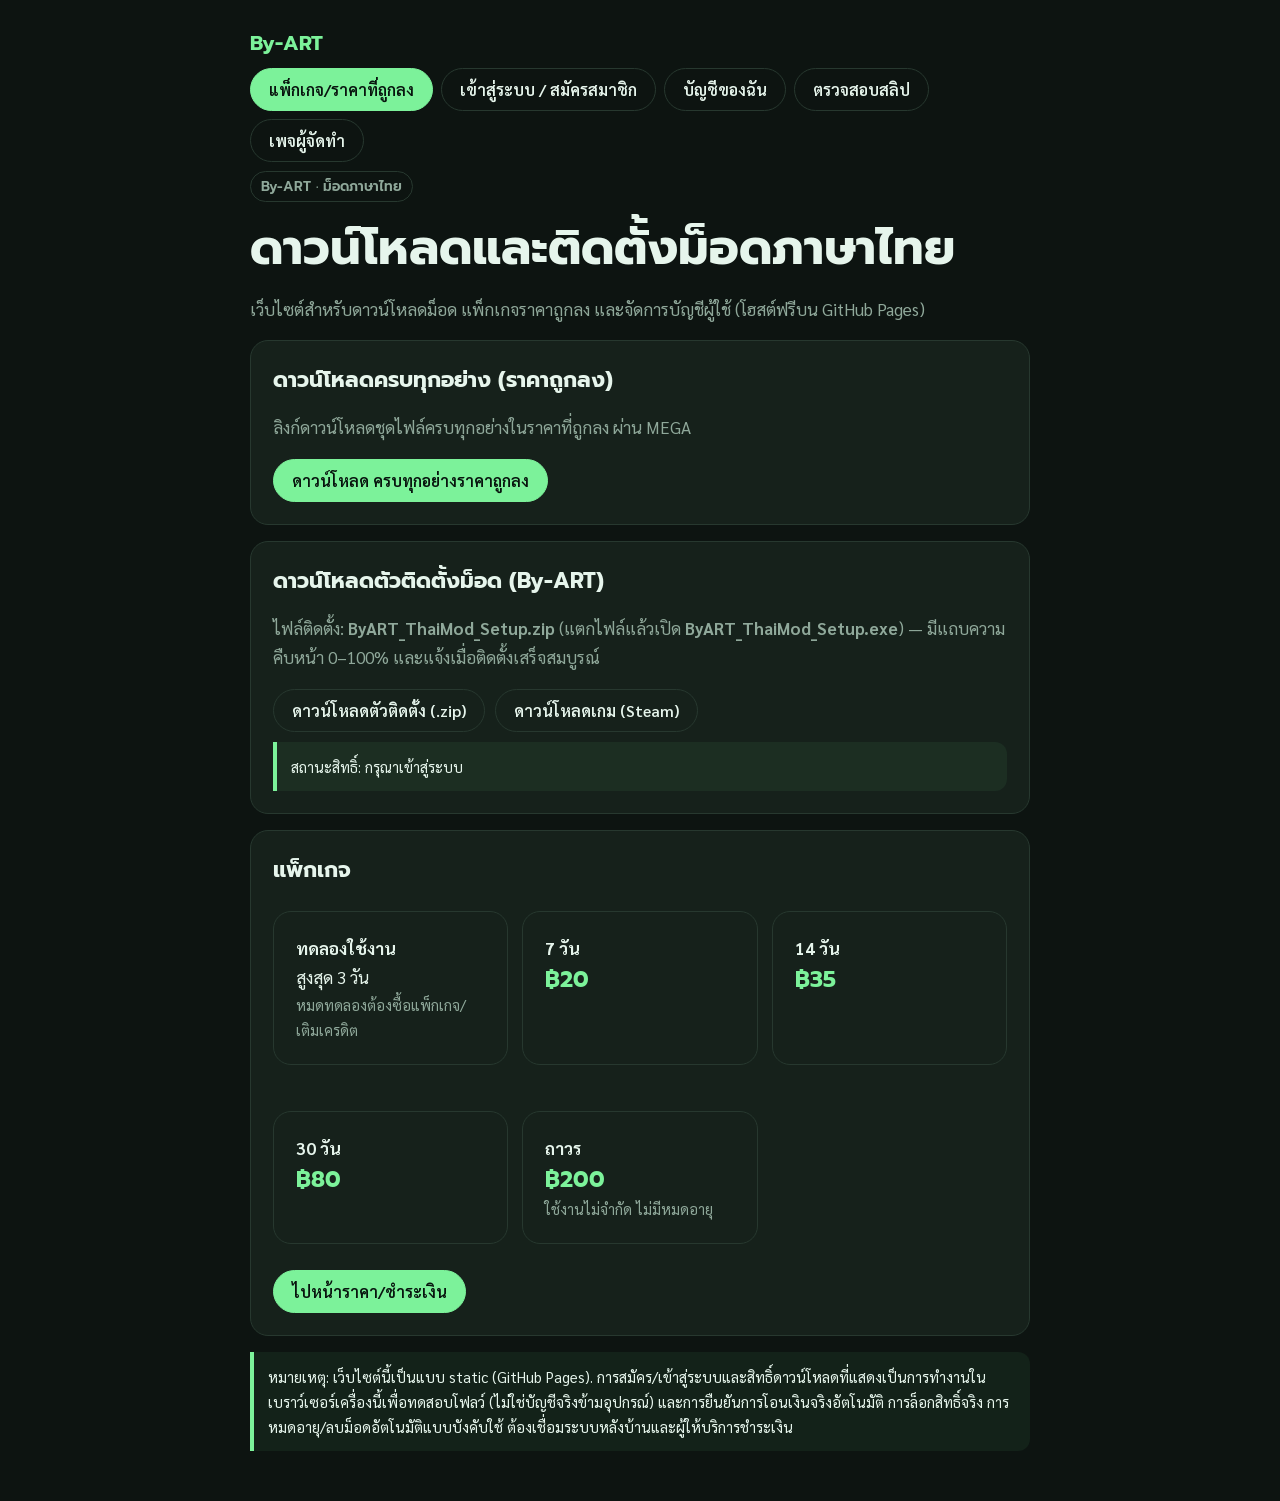
<file: index.html>
<!DOCTYPE html><html lang="th"><head><meta charset="utf-8"><meta name="viewport" content="width=device-width, initial-scale=1"><title>By-ART · ม็อดภาษาไทยและดาวน์โหลด</title>
<link href="https://fonts.googleapis.com/css2?family=Prompt:wght@500;700;800&family=Sarabun:wght@400;600&display=swap" rel="stylesheet">
<link rel="stylesheet" href="style.css"></head><body><main>
<header class="nav"><div class="brand">By-ART</div><div class="navlinks"><a class="btn pri" href="pricing.html">แพ็กเกจ/ราคาที่ถูกลง</a><a class="btn" href="login.html">เข้าสู่ระบบ / สมัครสมาชิก</a><a class="btn" href="account.html">บัญชีของฉัน</a><a class="btn" href="admin.html">ตรวจสอบสลิป</a><a class="btn" href="https://www.facebook.com/supachok.thongma.2025" target="_blank" rel="noopener">เพจผู้จัดทำ</a></div></header>
<span class="tag">By-ART · ม็อดภาษาไทย</span>
<h1>ดาวน์โหลดและติดตั้งม็อดภาษาไทย</h1>
<p class="mu">เว็บไซต์สำหรับดาวน์โหลดม็อด แพ็กเกจราคาถูกลง และจัดการบัญชีผู้ใช้ (โฮสต์ฟรีบน GitHub Pages)</p>

<div class="card">
  <h2>ดาวน์โหลดครบทุกอย่าง (ราคาถูกลง)</h2>
  <p class="mu">ลิงก์ดาวน์โหลดชุดไฟล์ครบทุกอย่างในราคาที่ถูกลง ผ่าน MEGA</p>
  <div class="row"><a class="btn pri" href="https://mega.nz/file/Bj4TjDpJ#RQMjEjzhMEm6y9eKNlai9C_AHrcYgHHSTggFRqvChmQ" target="_blank" rel="noopener">ดาวน์โหลด ครบทุกอย่างราคาถูกลง</a></div>
</div>

<div class="card">
  <h2>ดาวน์โหลดตัวติดตั้งม็อด (By-ART)</h2>
  <p class="mu">ไฟล์ติดตั้ง: <b>ByART_ThaiMod_Setup.zip</b> (แตกไฟล์แล้วเปิด <b>ByART_ThaiMod_Setup.exe</b>) — มีแถบความคืบหน้า 0–100% และแจ้งเมื่อติดตั้งเสร็จสมบูรณ์</p>
  <div class="row">
    <a class="btn" id="dl" href="ByART_ThaiMod_Setup.zip" download>ดาวน์โหลดตัวติดตั้ง (.zip)</a>
    <a class="btn" href="https://store.steampowered.com/app/4954910/Scam_With_Your_Friends/" target="_blank" rel="noopener">ดาวน์โหลดเกม (Steam)</a>
  </div>
  <div id="accessMsg" class="warn small"></div>
</div>

<div class="card">
  <h2>แพ็กเกจ</h2>
  <div class="grid">
    <div class="card"><b>ทดลองใช้งาน</b><div>สูงสุด 3 วัน</div><div class="mu small">หมดทดลองต้องซื้อแพ็กเกจ/เติมเครดิต</div></div>
    <div class="card"><b>7 วัน</b><div style="font:700 1.4rem Prompt;color:var(--ac)">฿20</div></div>
    <div class="card"><b>14 วัน</b><div style="font:700 1.4rem Prompt;color:var(--ac)">฿35</div></div>
    <div class="card"><b>30 วัน</b><div style="font:700 1.4rem Prompt;color:var(--ac)">฿80</div></div>
    <div class="card"><b>ถาวร</b><div style="font:700 1.4rem Prompt;color:var(--ac)">฿200</div><div class="mu small">ใช้งานไม่จำกัด ไม่มีหมดอายุ</div></div>
  </div>
  <div class="row" style="margin-top:10px"><a class="btn pri" href="pricing.html">ไปหน้าราคา/ชำระเงิน</a></div>
</div>

<div class="warn small">หมายเหตุ: เว็บไซต์นี้เป็นแบบ static (GitHub Pages). การสมัคร/เข้าสู่ระบบและสิทธิ์ดาวน์โหลดที่แสดงเป็นการทำงานในเบราว์เซอร์เครื่องนี้เพื่อทดสอบโฟลว์ (ไม่ใช่บัญชีจริงข้ามอุปกรณ์) และการยืนยันการโอนเงินจริงอัตโนมัติ การล็อกสิทธิ์จริง การหมดอายุ/ลบม็อดอัตโนมัติแบบบังคับใช้ ต้องเชื่อมระบบหลังบ้านและผู้ให้บริการชำระเงิน</div>

<script src="app.js"></script>
<script>
const a=getAccount();
document.getElementById('accessMsg').textContent = 'สถานะสิทธิ์: ' + accessReason(a) + (a?(' | บัญชี: '+a.email):'');
document.getElementById('dl').addEventListener('click', guardDownload);
</script>
</main></body></html>
</file>
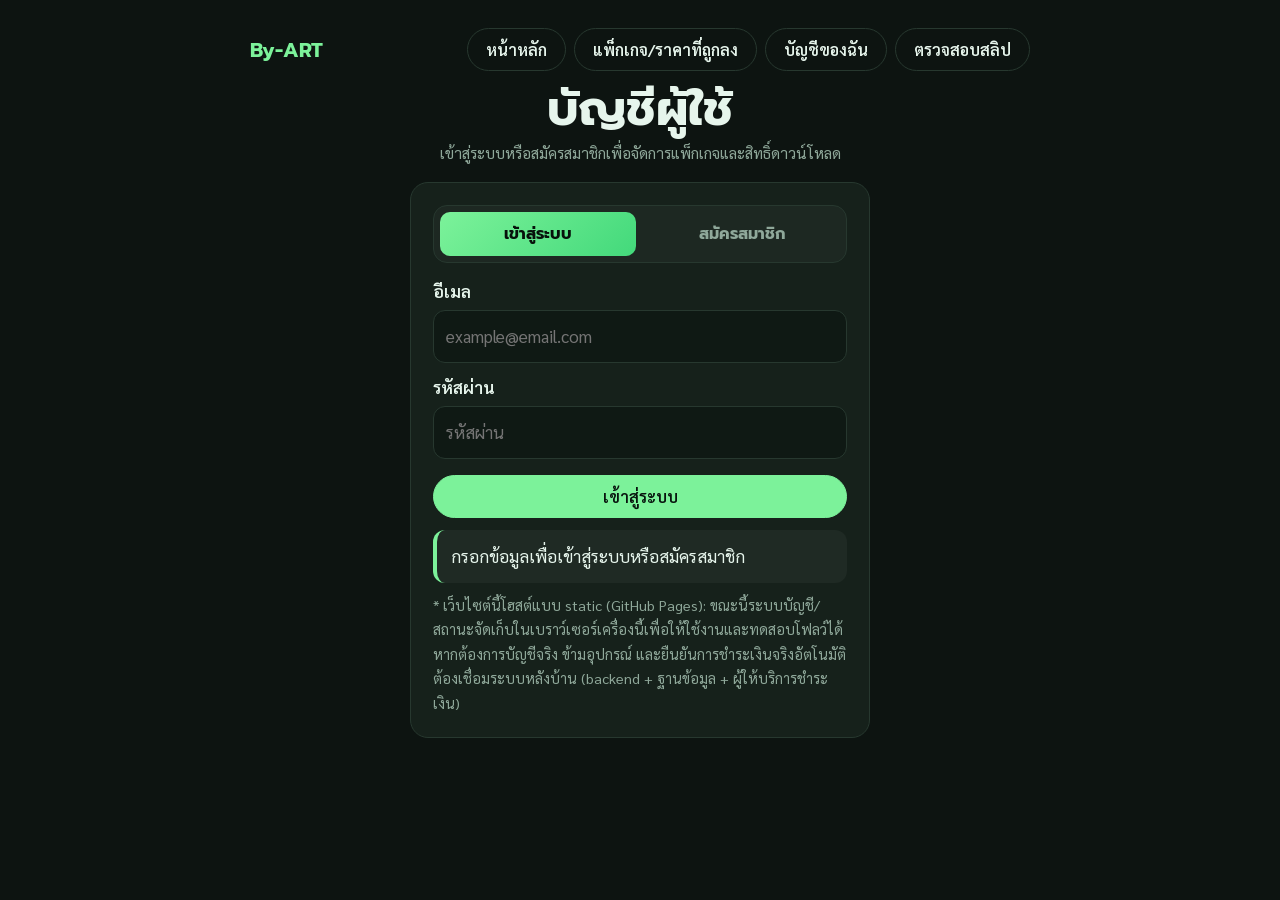
<file: account.html>
<!DOCTYPE html><html lang="th"><head><meta charset="utf-8"><meta name="viewport" content="width=device-width, initial-scale=1"><title>บัญชีของฉัน - By-ART</title>
<link href="https://fonts.googleapis.com/css2?family=Prompt:wght@500;700;800&family=Sarabun:wght@400;600&display=swap" rel="stylesheet">
<link rel="stylesheet" href="style.css"></head><body><main>
<header class="nav"><div class="brand">By-ART</div><div class="navlinks"><a class="btn" href="index.html">หน้าหลัก</a><a class="btn" href="pricing.html">แพ็กเกจ/เติมเครดิต</a><a class="btn" href="admin.html">ตรวจสอบสลิป</a><button class="btn ghost" id="logout">ออกจากระบบ</button></div></header>
<h1>บัญชีของฉัน</h1>
<div class="card" id="info"></div>
<div class="card">
  <h2 style="font:700 1.2rem Prompt;margin:0 0 6px">ดาวน์โหลด (ตามสิทธิ์)</h2>
  <p class="mu small">การดาวน์โหลด/สิทธิ์บนเว็บ static นี้เป็นการจำลองตามสถานะในเบราว์เซอร์ หากต้องการล็อกดาวน์โหลดต่อบัญชีจริงและตรวจสอบการชำระเงินจริง ต้องใช้ระบบหลังบ้าน</p>
  <div class="row">
    <a class="btn pri" id="dl" href="ByART_ThaiMod_Setup.zip" download>ดาวน์โหลด ByART_ThaiMod_Setup.zip</a>
    <a class="btn" href="https://mega.nz/file/Bj4TjDpJ#RQMjEjzhMEm6y9eKNlai9C_AHrcYgHHSTggFRqvChmQ" target="_blank" rel="noopener">ดาวน์โหลด ครบทุกอย่างราคาถูกลง</a>
    <a class="btn" href="Scam With Your Friends.rar" download>ดาวน์โหลด Scam With Your Friends.rar</a>
  </div>
  <div id="dlMsg" class="warn small" style="margin-top:10px"></div>
</div>
<div class="card">
  <h2 style="font:700 1.2rem Prompt;margin:0 0 6px">คำสั่งซื้อ/รายการล่าสุด</h2>
  <div id="orders" class="small mu">ยังไม่มีรายการ</div>
</div>
<div class="card">
  <h2 style="font:700 1.2rem Prompt;margin:0 0 6px">นโยบายการใช้งาน (ตามที่กำหนด)</h2>
  <ul class="small mu">
    <li>ทดลองใช้งานไม่เกิน 3 วัน เมื่อหมดช่วงทดลองต้องเติมเครดิต/ซื้อแพ็กเกจ</li>
    <li>แพ็กเกจ: 7 วัน 20 บาท, 14 วัน 35 บาท, 30 วัน 80 บาท, ถาวร 200 บาท (ถาวรใช้งานไม่จำกัด ไม่มีหมดอายุ)</li>
    <li>การแจ้งเตือนในเว็บ/แอป, การบล็อกดาวน์โหลดเมื่อหมดสิทธิ์, และการลบม็อดออกอัตโนมัติเมื่อเกินกำหนด ต้องมีการบังคับใช้ในแอป/ม็อดร่วมกับการตรวจสิทธิ์จากเซิร์ฟเวอร์เพื่อให้ทำงานจริงและปลอดภัย</li>
  </ul>
</div>
<script src="app.js"></script>
<script>
if(!requireAuth()){}
document.getElementById('logout').onclick=logout;
function render(){
  const a=getAccount();
  const t=trialLeftMs(a); const trialText = t>0 ? ('เหลือ ~'+Math.ceil(t/86400000)+' วัน (สิ้นสุด '+fmtDate((a.trialStart||Date.now())+3*86400000)+')') : 'หมดช่วงทดลองแล้ว';
  const planText = a.permanent ? 'ถาวร (ใช้งานไม่จำกัด)' : (a.planUntil && a.planUntil>Date.now() ? (a.plan+' ถึง '+fmtDate(a.planUntil)) : 'ไม่มีแพ็กเกจที่ใช้งานอยู่');
  document.getElementById('info').innerHTML = '<div class="row" style="justify-content:space-between"><div><b>บัญชี:</b> '+a.email+'</div><span class="badge">'+(hasAccess(a)?'มีสิทธิ์ใช้งาน':'หมดสิทธิ์/ต้องชำระเงิน')+'</span></div>'
    +'<div style="margin-top:8px"><b>สถานะ:</b> '+accessReason(a)+'</div>'
    +'<div><b>ช่วงทดลอง 3 วัน:</b> '+trialText+'</div>'
    +'<div><b>แพ็กเกจ:</b> '+planText+'</div>'
    +'<div><b>เครดิต (เดโม):</b> '+(a.credits||0)+' บาท</div>';
  document.getElementById('dlMsg').textContent = hasAccess(a)? 'คุณมีสิทธิ์ดาวน์โหลดในสถานะปัจจุบัน (เดโมฝั่งเบราว์เซอร์)' : 'ดาวน์โหลดถูกจำกัด: '+accessReason(a)+' — ไปที่หน้าแพ็กเกจ/เติมเครดิต';
  const os=(a.pendingOrders||[]);
  const statusText = (st)=> st==='paid'?'ชำระแล้ว/อนุมัติ': st==='pending_review'?'รอตรวจสอบสลิป': st==='rejected'?'ไม่ผ่าน': st==='pending'?'รอดำเนินการ': st;
  document.getElementById('orders').innerHTML = os.length? ('<table><tr><th>เวลา</th><th>รายการ</th><th>ยอด</th><th>สถานะ</th><th>สลิป</th></tr>'+os.map(o=>'<tr><td>'+fmtDate(o.createdAt)+'</td><td>'+o.label+'</td><td>฿'+o.amountTHB+'</td><td>'+statusText(o.status)+'</td><td>'+(o.slipData?'<a href="'+o.slipData+'" target="_blank">ดูสลิป</a>':'-')+'</td></tr>').join('')+'</table>') : 'ยังไม่มีรายการ';
}
document.getElementById('dl').addEventListener('click', guardDownload);
render();
setInterval(render, 30000);
</script>
</main></body></html>
</file>
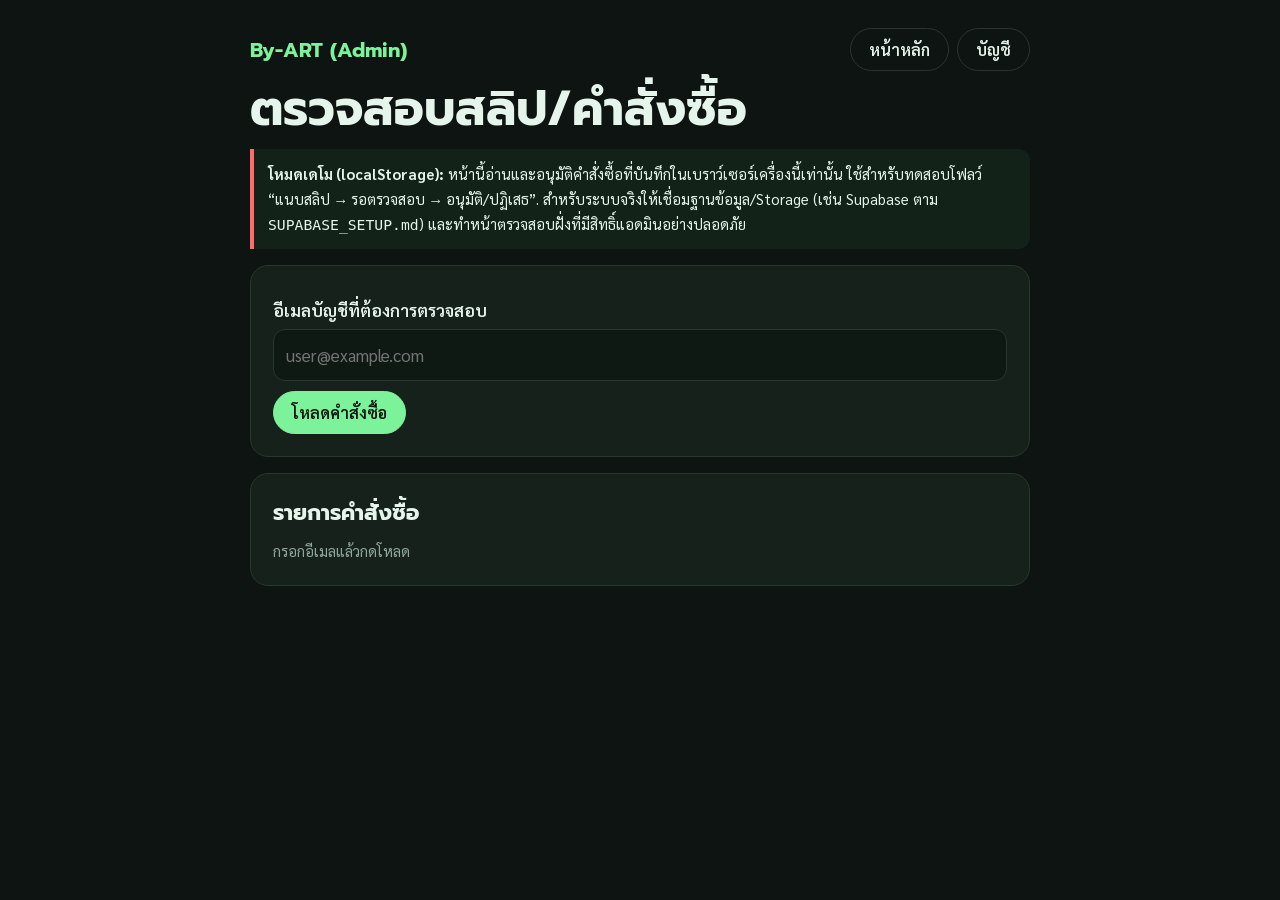
<file: admin.html>
<!DOCTYPE html><html lang="th"><head><meta charset="utf-8"><meta name="viewport" content="width=device-width, initial-scale=1"><title>ตรวจสอบคำสั่งซื้อ (แอดมิน) - By-ART</title>
<link href="https://fonts.googleapis.com/css2?family=Prompt:wght@500;700;800&family=Sarabun:wght@400;600&display=swap" rel="stylesheet">
<link rel="stylesheet" href="style.css"></head><body><main>
<header class="nav"><div class="brand">By-ART (Admin)</div><div class="navlinks"><a class="btn" href="index.html">หน้าหลัก</a><a class="btn" href="account.html">บัญชี</a></div></header>
<h1>ตรวจสอบสลิป/คำสั่งซื้อ</h1>
<div class="warn small danger"><b>โหมดเดโม (localStorage):</b> หน้านี้อ่านและอนุมัติคำสั่งซื้อที่บันทึกในเบราว์เซอร์เครื่องนี้เท่านั้น ใช้สำหรับทดสอบโฟลว์ “แนบสลิป → รอตรวจสอบ → อนุมัติ/ปฏิเสธ”. สำหรับระบบจริงให้เชื่อมฐานข้อมูล/Storage (เช่น Supabase ตาม <code>SUPABASE_SETUP.md</code>) และทำหน้าตรวจสอบฝั่งที่มีสิทธิ์แอดมินอย่างปลอดภัย</div>
<div class="card">
  <label for="adminEmail">อีเมลบัญชีที่ต้องการตรวจสอบ</label>
  <input id="adminEmail" type="email" placeholder="user@example.com">
  <div class="row" style="margin-top:10px"><button class="btn pri" id="loadBtn">โหลดคำสั่งซื้อ</button></div>
</div>
<div class="card"><h2>รายการคำสั่งซื้อ</h2><div id="orders" class="small mu">กรอกอีเมลแล้วกดโหลด</div></div>
<script src="app.js"></script>
<script>
let targetEmail='';
function renderOrders(){
  const s=loadState(); const a=(s.accounts||{})[targetEmail];
  const el=document.getElementById('orders');
  if(!a){ el.textContent='ไม่พบบัญชีนี้ในเบราว์เซอร์'; return; }
  const os=a.pendingOrders||[];
  if(!os.length){ el.textContent='ไม่มีคำสั่งซื้อ'; return; }
  el.innerHTML='<table><tr><th>เวลา</th><th>รายการ</th><th>ยอด</th><th>สถานะ</th><th>สลิป/หมายเหตุ</th><th>จัดการ</th></tr>'+os.map(o=>{
    const slip=o.slipData?('<a href="'+o.slipData+'" target="_blank">ดูสลิป</a>'):'-';
    const note=o.note?('<div class="mu">'+o.note+'</div>'):'';
    const actions = (o.status==='paid') ? '-' : ('<button class="btn pri" data-approve="'+o.id+'">อนุมัติ</button> <button class="btn" data-reject="'+o.id+'">ปฏิเสธ</button>');
    return '<tr><td>'+fmtDate(o.createdAt)+'</td><td>'+o.label+'</td><td>฿'+o.amountTHB+'</td><td>'+o.status+'</td><td>'+slip+note+'</td><td>'+actions+'</td></tr>';
  }).join('')+'</table>';
  el.querySelectorAll('[data-approve]').forEach(b=>b.onclick=()=>{ approveOrder(targetEmail,b.dataset.approve); renderOrders(); });
  el.querySelectorAll('[data-reject]').forEach(b=>b.onclick=()=>{ rejectOrder(targetEmail,b.dataset.reject); renderOrders(); });
}
function approveOrder(email, orderId){
  const s=loadState(); const a=(s.accounts||{})[email]; if(!a) return;
  const o=(a.pendingOrders||[]).find(x=>x.id===orderId); if(!o||o.status==='paid') return;
  o.status='paid'; o.paidAt=Date.now();
  if(o.permanent){ a.permanent=true; a.plan='ถาวร'; a.planUntil=null; }
  else { const now=Date.now(); const base=(a.planUntil&&a.planUntil>now)?a.planUntil:now; a.planUntil=base + (o.days||0)*86400000; a.plan=o.label; }
  s.accounts[email]=a; saveState(s);
}
function rejectOrder(email, orderId){
  const s=loadState(); const a=(s.accounts||{})[email]; if(!a) return;
  const o=(a.pendingOrders||[]).find(x=>x.id===orderId); if(!o) return; o.status='rejected'; s.accounts[email]=a; saveState(s);
}
document.getElementById('loadBtn').onclick=()=>{ targetEmail=(document.getElementById('adminEmail').value||'').trim().toLowerCase(); renderOrders(); };
</script>
</main></body></html>
</file>
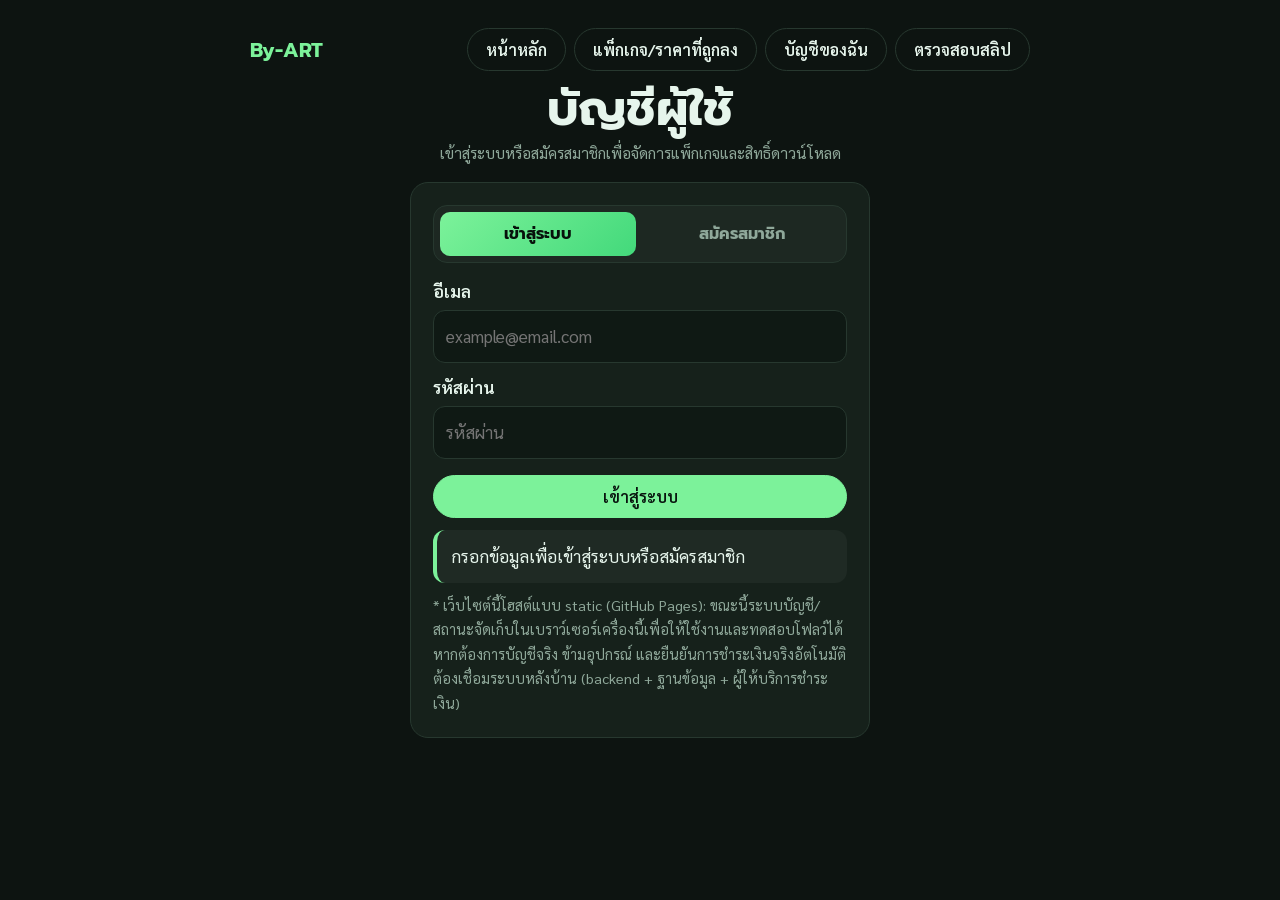
<file: login.html>
<!DOCTYPE html><html lang="th"><head><meta charset="utf-8"><meta name="viewport" content="width=device-width, initial-scale=1"><title>เข้าสู่ระบบ / สมัครสมาชิก - By-ART</title>
<link href="https://fonts.googleapis.com/css2?family=Prompt:wght@500;700;800&family=Sarabun:wght@400;600&display=swap" rel="stylesheet">
<link rel="stylesheet" href="style.css">
<style>
.auth-wrap{max-width:460px;margin:10px auto}
.tabs{display:grid;grid-template-columns:1fr 1fr;gap:8px;background:rgba(255,255,255,.03);padding:6px;border-radius:14px;border:1px solid var(--ln);margin-bottom:14px}
.tab{padding:10px;border-radius:10px;border:0;background:transparent;color:var(--mu);font:700 1rem Prompt,sans-serif;cursor:pointer}
.tab.active{background:linear-gradient(135deg,var(--ac),#43d97b);color:#07110b}
.field{margin-bottom:10px}
.muted{color:var(--mu);font-size:.95rem}
.msg{margin-top:12px;padding:12px 14px;border-radius:12px;border-left:4px solid var(--ac);background:rgba(255,255,255,.04)}
.msg.err{border-left-color:var(--hot)}
.hidden{display:none}
</style></head><body><main>
<header class="nav"><div class="brand">By-ART</div><div class="navlinks"><a class="btn" href="index.html">หน้าหลัก</a><a class="btn" href="pricing.html">แพ็กเกจ/ราคาที่ถูกลง</a><a class="btn" href="account.html">บัญชีของฉัน</a><a class="btn" href="admin.html">ตรวจสอบสลิป</a></div></header>
<div class="auth-wrap">
  <h1 style="text-align:center">บัญชีผู้ใช้</h1>
  <p class="muted" style="text-align:center;margin-top:-4px">เข้าสู่ระบบหรือสมัครสมาชิกเพื่อจัดการแพ็กเกจและสิทธิ์ดาวน์โหลด</p>
  <div class="card">
    <div class="tabs"><button class="tab active" id="tabLogin" type="button">เข้าสู่ระบบ</button><button class="tab" id="tabReg" type="button">สมัครสมาชิก</button></div>

    <div id="loginForm">
      <div class="field"><label for="lemail">อีเมล</label><input id="lemail" type="email" placeholder="example@email.com" autocomplete="email"></div>
      <div class="field"><label for="lpass">รหัสผ่าน</label><input id="lpass" type="password" placeholder="รหัสผ่าน" autocomplete="current-password"></div>
      <button class="btn pri" id="loginBtn" style="width:100%;margin-top:6px">เข้าสู่ระบบ</button>
    </div>

    <div id="regForm" class="hidden">
      <div class="field"><label for="rname">ชื่อที่แสดง</label><input id="rname" type="text" placeholder="ชื่อของคุณ"></div>
      <div class="field"><label for="remail">อีเมล</label><input id="remail" type="email" placeholder="example@email.com" autocomplete="email"></div>
      <div class="field"><label for="rpass">รหัสผ่าน</label><input id="rpass" type="password" placeholder="อย่างน้อย 4 ตัวอักษร" autocomplete="new-password"></div>
      <div class="field"><label for="rpass2">ยืนยันรหัสผ่าน</label><input id="rpass2" type="password" placeholder="กรอกรหัสผ่านอีกครั้ง" autocomplete="new-password"></div>
      <button class="btn pri" id="regBtn" style="width:100%;margin-top:6px">สมัครสมาชิก</button>
    </div>

    <div id="msg" class="msg" role="status">กรอกข้อมูลเพื่อเข้าสู่ระบบหรือสมัครสมาชิก</div>
    <div class="muted" style="margin-top:10px;font-size:.9rem">* เว็บไซต์นี้โฮสต์แบบ static (GitHub Pages): ขณะนี้ระบบบัญชี/สถานะจัดเก็บในเบราว์เซอร์เครื่องนี้เพื่อให้ใช้งานและทดสอบโฟลว์ได้ หากต้องการบัญชีจริง ข้ามอุปกรณ์ และยืนยันการชำระเงินจริงอัตโนมัติ ต้องเชื่อมระบบหลังบ้าน (backend + ฐานข้อมูล + ผู้ให้บริการชำระเงิน)</div>
  </div>
  <div class="card" id="loggedBox" class="hidden" style="display:none">
    <b>สถานะ:</b> <span id="who"></span>
    <div class="row" style="margin-top:10px"><a class="btn pri" href="account.html">ไปที่บัญชีของฉัน</a><button class="btn ghost" id="logoutBtn">ออกจากระบบ</button></div>
  </div>
</div>
<script src="app.js"></script>
<script>
const tabLogin=document.getElementById('tabLogin'), tabReg=document.getElementById('tabReg');
const loginForm=document.getElementById('loginForm'), regForm=document.getElementById('regForm');
const msg=document.getElementById('msg');
function showTab(which){
  const isLogin=which==='login';
  tabLogin.classList.toggle('active',isLogin); tabReg.classList.toggle('active',!isLogin);
  loginForm.classList.toggle('hidden',!isLogin); regForm.classList.toggle('hidden',isLogin);
  msg.className='msg'; msg.textContent = isLogin? 'กรอกอีเมลและรหัสผ่านเพื่อเข้าสู่ระบบ' : 'กรอกข้อมูลเพื่อสมัครสมาชิก';
}
tabLogin.onclick=()=>showTab('login'); tabReg.onclick=()=>showTab('reg');
function setMsg(t,err){ msg.textContent=t; msg.className='msg'+(err?' err':''); }
function refreshLogged(){
  const u=getUser(); const box=document.getElementById('loggedBox');
  if(u){ box.style.display='block'; document.getElementById('who').textContent='เข้าสู่ระบบแล้ว: '+u; }
  else { box.style.display='none'; }
}
document.getElementById('loginBtn').onclick=()=>{
  const email=(document.getElementById('lemail').value||'').trim().toLowerCase();
  const pass=(document.getElementById('lpass').value||'').trim();
  if(!email||!pass){ setMsg('กรุณากรอกอีเมลและรหัสผ่าน',true); return; }
  const s=loadState(); s.auth=s.auth||{};
  if(!s.auth[email]){ setMsg('ไม่พบบัญชีนี้ กรุณาสมัครสมาชิกก่อน',true); showTab('reg'); document.getElementById('remail').value=email; return; }
  if(s.auth[email].pass!==pass){ setMsg('รหัสผ่านไม่ถูกต้อง',true); return; }
  ensureAccount(email); setUser(email); setMsg('เข้าสู่ระบบสำเร็จ กำลังไปหน้าบัญชี...');
  refreshLogged(); setTimeout(()=>location.href='account.html',500);
};
document.getElementById('regBtn').onclick=()=>{
  const name=(document.getElementById('rname').value||'').trim();
  const email=(document.getElementById('remail').value||'').trim().toLowerCase();
  const pass=(document.getElementById('rpass').value||'').trim();
  const pass2=(document.getElementById('rpass2').value||'').trim();
  if(!email||!pass){ setMsg('กรุณากรอกอีเมลและรหัสผ่าน',true); return; }
  if(pass.length<4){ setMsg('รหัสผ่านควรมีอย่างน้อย 4 ตัวอักษร',true); return; }
  if(pass!==pass2){ setMsg('รหัสผ่านยืนยันไม่ตรงกัน',true); return; }
  const s=loadState(); s.auth=s.auth||{}; s.profiles=s.profiles||{};
  if(s.auth[email]){ setMsg('อีเมลนี้มีบัญชีอยู่แล้ว กรุณาเข้าสู่ระบบ',true); showTab('login'); document.getElementById('lemail').value=email; return; }
  s.auth[email]={pass}; s.profiles[email]={name}; saveState(s);
  ensureAccount(email); setUser(email);
  setMsg('สมัครสมาชิกสำเร็จ กำลังไปหน้าบัญชี...');
  refreshLogged(); setTimeout(()=>location.href='account.html',600);
};
document.getElementById('logoutBtn').onclick=()=>{ const s=loadState(); s.user=null; saveState(s); setMsg('ออกจากระบบแล้ว'); refreshLogged(); };
refreshLogged();
if(getUser()){ setMsg('คุณเข้าสู่ระบบอยู่แล้ว สามารถไปที่บัญชีของฉันได้'); }
</script>
</main></body></html>
</file>
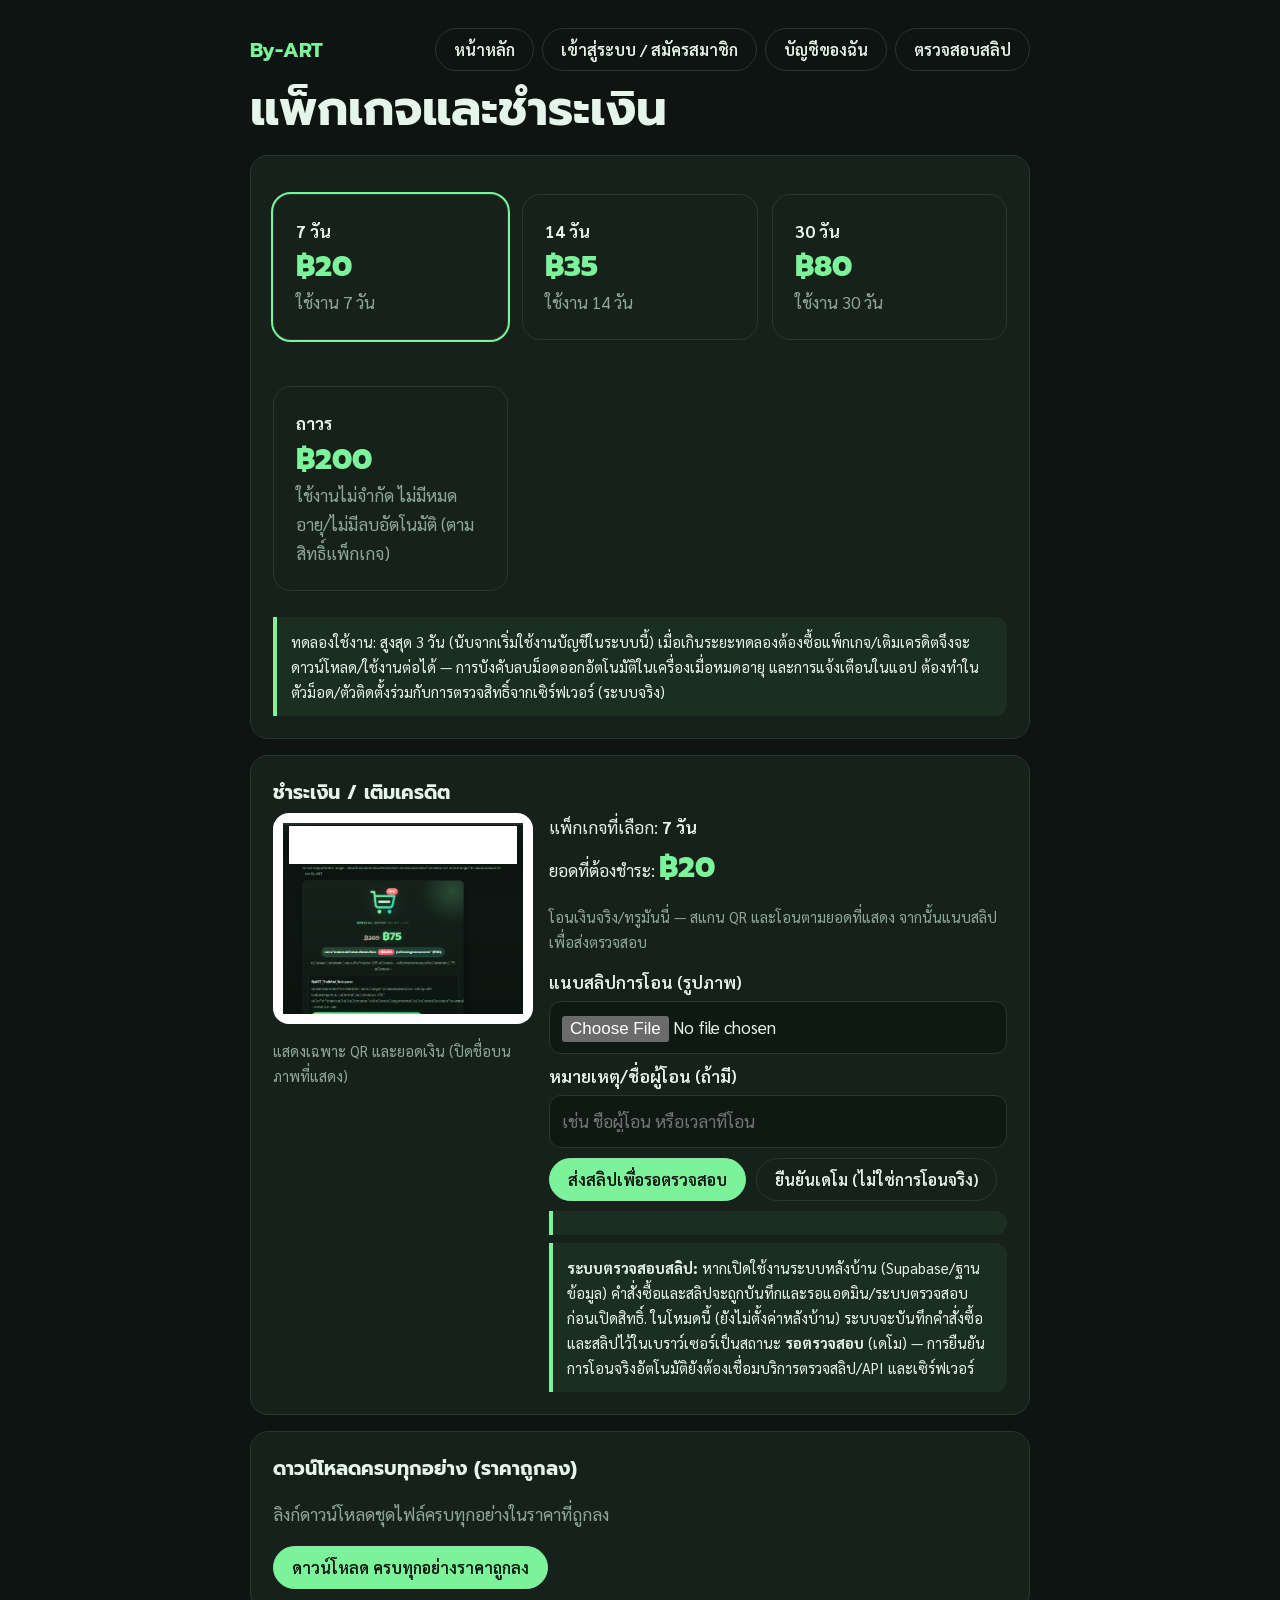
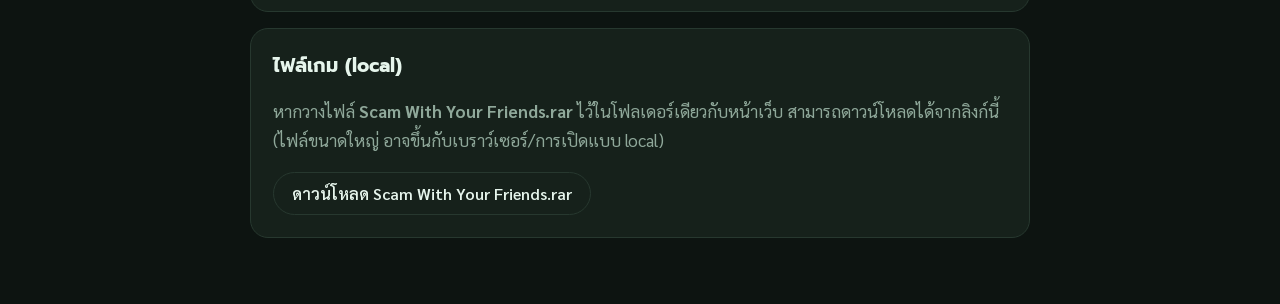
<file: pricing.html>
<!DOCTYPE html><html lang="th"><head><meta charset="utf-8"><meta name="viewport" content="width=device-width, initial-scale=1"><title>แพ็กเกจและชำระเงิน - By-ART</title>
<link href="https://fonts.googleapis.com/css2?family=Prompt:wght@500;700;800&family=Sarabun:wght@400;600&display=swap" rel="stylesheet">
<link rel="stylesheet" href="style.css">
<style>.price{font:800 1.8rem Prompt,sans-serif;color:var(--ac)} .plan{cursor:pointer} .plan.sel{outline:2px solid var(--ac)} .qr-wrap{display:grid;grid-template-columns:260px 1fr;gap:16px} @media(max-width:760px){.qr-wrap{grid-template-columns:1fr}}</style>
</head><body><main>
<header class="nav"><div class="brand">By-ART</div><div class="navlinks"><a class="btn" href="index.html">หน้าหลัก</a><a class="btn" href="login.html">เข้าสู่ระบบ / สมัครสมาชิก</a><a class="btn" href="account.html">บัญชีของฉัน</a><a class="btn" href="admin.html">ตรวจสอบสลิป</a></div></header>
<h1>แพ็กเกจและชำระเงิน</h1>
<div class="card">
  <div class="grid" id="plans">
    <div class="card plan" data-id="w1" data-label="7 วัน" data-days="7" data-price="20"><b>7 วัน</b><div class="price">฿20</div><div class="mu">ใช้งาน 7 วัน</div></div>
    <div class="card plan" data-id="w2" data-label="14 วัน" data-days="14" data-price="35"><b>14 วัน</b><div class="price">฿35</div><div class="mu">ใช้งาน 14 วัน</div></div>
    <div class="card plan" data-id="m1" data-label="30 วัน" data-days="30" data-price="80"><b>30 วัน</b><div class="price">฿80</div><div class="mu">ใช้งาน 30 วัน</div></div>
    <div class="card plan" data-id="life" data-label="ถาวร" data-days="0" data-price="200" data-perm="1"><b>ถาวร</b><div class="price">฿200</div><div class="mu">ใช้งานไม่จำกัด ไม่มีหมดอายุ/ไม่มีลบอัตโนมัติ (ตามสิทธิ์แพ็กเกจ)</div></div>
  </div>
  <div class="warn small">ทดลองใช้งาน: สูงสุด 3 วัน (นับจากเริ่มใช้งานบัญชีในระบบนี้) เมื่อเกินระยะทดลองต้องซื้อแพ็กเกจ/เติมเครดิตจึงจะดาวน์โหลด/ใช้งานต่อได้ — การบังคับลบม็อดออกอัตโนมัติในเครื่องเมื่อหมดอายุ และการแจ้งเตือนในแอป ต้องทำในตัวม็อด/ตัวติดตั้งร่วมกับการตรวจสิทธิ์จากเซิร์ฟเวอร์ (ระบบจริง)</div>
</div>

<div class="card" id="checkout">
  <h2 style="font:700 1.2rem Prompt;margin:0 0 6px">ชำระเงิน / เติมเครดิต</h2>
  <div class="qr-wrap">
    <div>
      <div class="qrbox"><img src="qr_payment.png" alt="QR ชำระเงิน"><div class="qr-mask" aria-hidden="true"></div></div>
      <div class="mu small" style="margin-top:6px">แสดงเฉพาะ QR และยอดเงิน (ปิดชื่อบนภาพที่แสดง)</div>
    </div>
    <div>
      <div>แพ็กเกจที่เลือก: <b id="selLabel">-</b></div>
      <div style="margin-top:4px">ยอดที่ต้องชำระ: <span class="price" id="selPrice">฿-</span></div>
      <p class="mu small">โอนเงินจริง/ทรูมันนี่ — สแกน QR และโอนตามยอดที่แสดง จากนั้นแนบสลิปเพื่อส่งตรวจสอบ</p>
      <label for="slip">แนบสลิปการโอน (รูปภาพ)</label>
      <input id="slip" type="file" accept="image/*">
      <label for="note">หมายเหตุ/ชื่อผู้โอน (ถ้ามี)</label>
      <input id="note" type="text" placeholder="เช่น ชื่อผู้โอน หรือเวลาที่โอน">
      <div class="row" style="margin-top:10px"><button class="btn pri" id="submitSlipBtn">ส่งสลิปเพื่อรอตรวจสอบ</button><button class="btn ghost" id="payBtn" type="button">ยืนยันเดโม (ไม่ใช่การโอนจริง)</button></div>
      <div id="payMsg" class="warn small" style="margin-top:10px"></div>
      <div class="warn small" style="margin-top:8px"><b>ระบบตรวจสอบสลิป:</b> หากเปิดใช้งานระบบหลังบ้าน (Supabase/ฐานข้อมูล) คำสั่งซื้อและสลิปจะถูกบันทึกและรอแอดมิน/ระบบตรวจสอบก่อนเปิดสิทธิ์. ในโหมดนี้ (ยังไม่ตั้งค่าหลังบ้าน) ระบบจะบันทึกคำสั่งซื้อและสลิปไว้ในเบราว์เซอร์เป็นสถานะ <b>รอตรวจสอบ</b> (เดโม) — การยืนยันการโอนจริงอัตโนมัติยังต้องเชื่อมบริการตรวจสลิป/API และเซิร์ฟเวอร์</div>
    </div>
  </div>
</div>

<div class="card">
  <h2 style="font:700 1.2rem Prompt;margin:0 0 6px">ดาวน์โหลดครบทุกอย่าง (ราคาถูกลง)</h2>
  <p class="mu">ลิงก์ดาวน์โหลดชุดไฟล์ครบทุกอย่างในราคาที่ถูกลง</p>
  <div class="row"><a class="btn pri" href="https://mega.nz/file/Bj4TjDpJ#RQMjEjzhMEm6y9eKNlai9C_AHrcYgHHSTggFRqvChmQ" target="_blank" rel="noopener">ดาวน์โหลด ครบทุกอย่างราคาถูกลง</a></div>
</div>
<div class="card">
  <h2 style="font:700 1.2rem Prompt;margin:0 0 6px">ไฟล์เกม (local)</h2>
  <p class="mu">หากวางไฟล์ <b>Scam With Your Friends.rar</b> ไว้ในโฟลเดอร์เดียวกับหน้าเว็บ สามารถดาวน์โหลดได้จากลิงก์นี้ (ไฟล์ขนาดใหญ่ อาจขึ้นกับเบราว์เซอร์/การเปิดแบบ local)</p>
  <a class="btn" href="Scam With Your Friends.rar" download>ดาวน์โหลด Scam With Your Friends.rar</a>
</div>

<script src="app.js"></script>
<script>
let selected=null;
const plans=[...document.querySelectorAll('.plan')];
function renderSel(){ document.getElementById('selLabel').textContent=selected?selected.label:'-'; document.getElementById('selPrice').textContent=selected?('฿'+selected.price):'฿-'; }
plans.forEach(p=>p.onclick=()=>{ plans.forEach(x=>x.classList.remove('sel')); p.classList.add('sel'); selected={id:p.dataset.id,label:p.dataset.label,days:+p.dataset.days,price:+p.dataset.price,perm:p.dataset.perm==='1'}; renderSel(); });
plans[0].click();
function fileToDataUrl(file){return new Promise((res,rej)=>{ if(!file) return res(null); const r=new FileReader(); r.onload=()=>res(r.result); r.onerror=rej; r.readAsDataURL(file); });}

document.getElementById('submitSlipBtn').onclick=async()=>{
  if(!requireAuth()) return;
  if(!selected){ document.getElementById('payMsg').textContent='กรุณาเลือกแพ็กเกจก่อน'; return; }
  const slipFile=document.getElementById('slip').files[0];
  if(!slipFile){ document.getElementById('payMsg').textContent='กรุณาแนบสลิปการโอนก่อนส่ง'; return; }
  document.getElementById('payMsg').textContent='กำลังส่งสลิป...';
  try{
    const slipData = await fileToDataUrl(slipFile);
    const note=(document.getElementById('note').value||'').trim();
    const order={id:'ord_'+Date.now(), type:'plan', label:selected.label, days:selected.days, permanent:selected.perm, amountTHB:selected.price, status:'pending_review', slipData, slipName:slipFile.name, note, createdAt:Date.now()};
    addPendingOrder(order);
    document.getElementById('payMsg').textContent='ส่งสลิปเรียบร้อย: '+selected.label+' ('+selected.price+' บาท) — สถานะ: รอตรวจสอบสลิป (ในโหมดปัจจุบันบันทึกในเบราว์เซอร์; เมื่อเชื่อมระบบหลังบ้านจะส่งให้แอดมิน/ระบบตรวจสอบจริง)';
    document.getElementById('slip').value=''; document.getElementById('note').value='';
  }catch(e){ document.getElementById('payMsg').textContent='ไม่สามารถอ่านไฟล์สลิปได้ กรุณาลองใหม่'; }
};

document.getElementById('payBtn').onclick=()=>{
  if(!requireAuth()) return;
  if(!selected){ document.getElementById('payMsg').textContent='กรุณาเลือกแพ็กเกจก่อน'; return; }
  const order={id:'ord_'+Date.now(), type:'plan', label:selected.label, days:selected.days, permanent:selected.perm, amountTHB:selected.price, status:'pending', createdAt:Date.now()};
  addPendingOrder(order);
  confirmMockPayment(order.id); // DEMO
  document.getElementById('payMsg').textContent='ยืนยันเดโมสำเร็จ: '+selected.label+' ('+selected.price+' บาท) — อัปเดตสิทธิ์ในเบราว์เซอร์นี้แล้ว (ไม่ใช่การตรวจสอบการโอนเงินจริง)';
};
</script>
</main></body></html>
</file>
<file: style.css>
:root{color-scheme:dark;--bg:#0d1411;--sf:#16211b;--ink:#e6f5ec;--mu:#8fa89a;--ac:#7cf29a;--ac2:#2dd4bf;--hot:#ff6b6b;--ln:#27382f}
*{box-sizing:border-box}body{margin:0;color:var(--ink);font:400 17px/1.7 Sarabun,"Noto Sans Thai",sans-serif;background:var(--bg)}
a{color:inherit}main{max-width:820px;margin:auto;padding:28px 20px 50px}
header.nav{display:flex;gap:10px;flex-wrap:wrap;align-items:center;justify-content:space-between;margin-bottom:8px}
.brand{font:700 1.25rem Prompt,sans-serif;color:var(--ac)}.navlinks{display:flex;gap:8px;flex-wrap:wrap}
h1{font:700 clamp(1.9rem,5vw,3rem)/1.2 Prompt,sans-serif;margin:10px 0 6px}h2{font:700 1.35rem Prompt,sans-serif;margin:0 0 .4em}.mu{color:var(--mu)}
.card{background:var(--sf);border:1px solid var(--ln);border-radius:18px;padding:22px;margin:16px 0}
.grid{display:grid;grid-template-columns:repeat(auto-fit,minmax(220px,1fr));gap:14px}
.btn{display:inline-block;font:600 1rem Sarabun,sans-serif;padding:10px 18px;border-radius:999px;border:1px solid var(--ln);background:transparent;color:var(--ink);text-decoration:none;cursor:pointer;transition:.2s transform,.2s background}
.btn:hover{transform:translateY(-1px);background:rgba(124,242,154,.08)}.btn.pri{background:var(--ac);color:#08140e;border-color:var(--ac)}
input,select{width:100%;padding:11px 12px;border-radius:12px;border:1px solid var(--ln);background:#0f1914;color:var(--ink);font:inherit}
label{display:block;margin:8px 0 4px;font-weight:600}
table{width:100%;border-collapse:collapse}th,td{padding:10px;border-bottom:1px solid var(--ln);text-align:left}
.badge{display:inline-block;padding:3px 10px;border-radius:999px;background:rgba(124,242,154,.15);border:1px solid rgba(124,242,154,.3);font:700 .85rem Prompt,sans-serif}
.warn{background:rgba(124,242,154,.06);border-left:4px solid var(--ac);padding:12px 14px;border-radius:0 12px 12px 0;margin-top:10px}
.danger{border-left-color:var(--hot)}.row{display:flex;gap:10px;flex-wrap:wrap;align-items:center}
.qrbox{position:relative;display:inline-block;border-radius:16px;overflow:hidden;background:#fff;padding:10px}.qrbox img{display:block;max-width:240px;width:100%;height:auto}.qr-mask{position:absolute;left:6%;right:6%;top:6%;height:18%;background:#fff}
.small{font-size:.92rem}.tag{display:inline-block;margin-bottom:8px;padding:4px 10px;border-radius:999px;border:1px solid var(--ln);color:var(--mu);font:600 .85rem Prompt,sans-serif}
</file>
